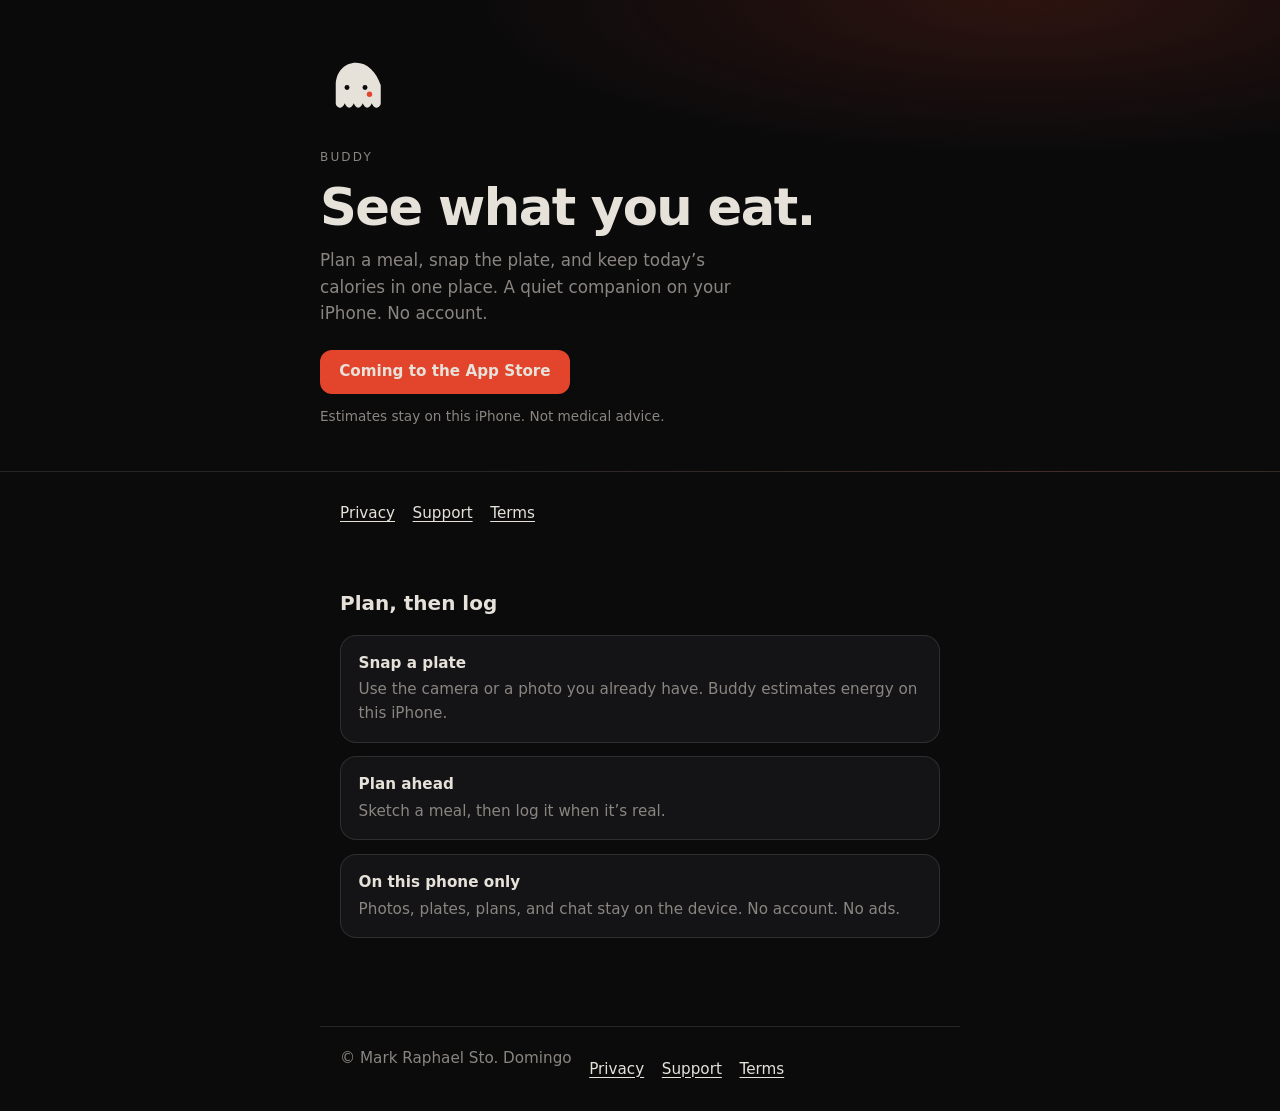
<file: site/index.html>
<!DOCTYPE html>
<html lang="en">
  <head>
    <meta charset="utf-8" />
    <meta name="viewport" content="width=device-width, initial-scale=1" />
    <title>Buddy — See what you eat</title>
    <meta
      name="description"
      content="Buddy is a photo-first calorie companion for iPhone. Plan a meal, snap the plate, and keep today’s energy on your phone. No account."
    />
    <link rel="icon" href="favicon.svg" type="image/svg+xml" />
    <link rel="stylesheet" href="styles.css" />
  </head>
  <body>
    <header class="hero-bleed">
      <div class="hero-inner">
        <svg class="mark" viewBox="0 0 64 64" aria-hidden="true">
          <path
            fill="#E6E2DA"
            d="M32 6c-10 0-18 8-18 20v16c0 2 2 4 4 4 2 0 3-2 4-4 1 2 2 4 4 4s3-2 4-4c1 2 2 4 4 4s3-2 4-4c1 2 2 4 4 4s3-2 4-4c1 2 2 4 4 4 2 0 4-2 4-4V26C50 14 42 6 32 6z"
          />
          <circle cx="24" cy="28" r="2.2" fill="#0B0B0C" />
          <circle cx="40" cy="28" r="2.2" fill="#0B0B0C" />
          <circle cx="44" cy="34" r="2.4" fill="#E2452B" />
        </svg>
        <p class="eyebrow">Buddy</p>
        <h1>See what you eat.</h1>
        <p class="lede">
          Plan a meal, snap the plate, and keep today’s calories in one place.
          A quiet companion on your iPhone. No account.
        </p>
        <p class="cta-row">
          <a class="btn btn-primary" href="#store" id="app-store-link">Coming to the App Store</a>
        </p>
        <p class="cta-note">Estimates stay on this iPhone. Not medical advice.</p>
      </div>
    </header>

    <nav class="site-nav" aria-label="Site">
      <a href="privacy.html">Privacy</a>
      <a href="support.html">Support</a>
      <a href="terms.html">Terms</a>
    </nav>

    <main class="page">
      <section class="proof" aria-labelledby="proof-heading">
        <h2 id="proof-heading">Plan, then log</h2>
        <ul class="proof-list">
          <li>
            <strong>Snap a plate</strong>
            Use the camera or a photo you already have. Buddy estimates energy on this iPhone.
          </li>
          <li>
            <strong>Plan ahead</strong>
            Sketch a meal, then log it when it’s real.
          </li>
          <li>
            <strong>On this phone only</strong>
            Photos, plates, plans, and chat stay on the device. No account. No ads.
          </li>
        </ul>
      </section>
    </main>

    <footer class="site-footer">
      <span>© Mark Raphael Sto. Domingo</span>
      <a href="privacy.html">Privacy</a>
      <a href="support.html">Support</a>
      <a href="terms.html">Terms</a>
    </footer>
  </body>
</html>
</file>
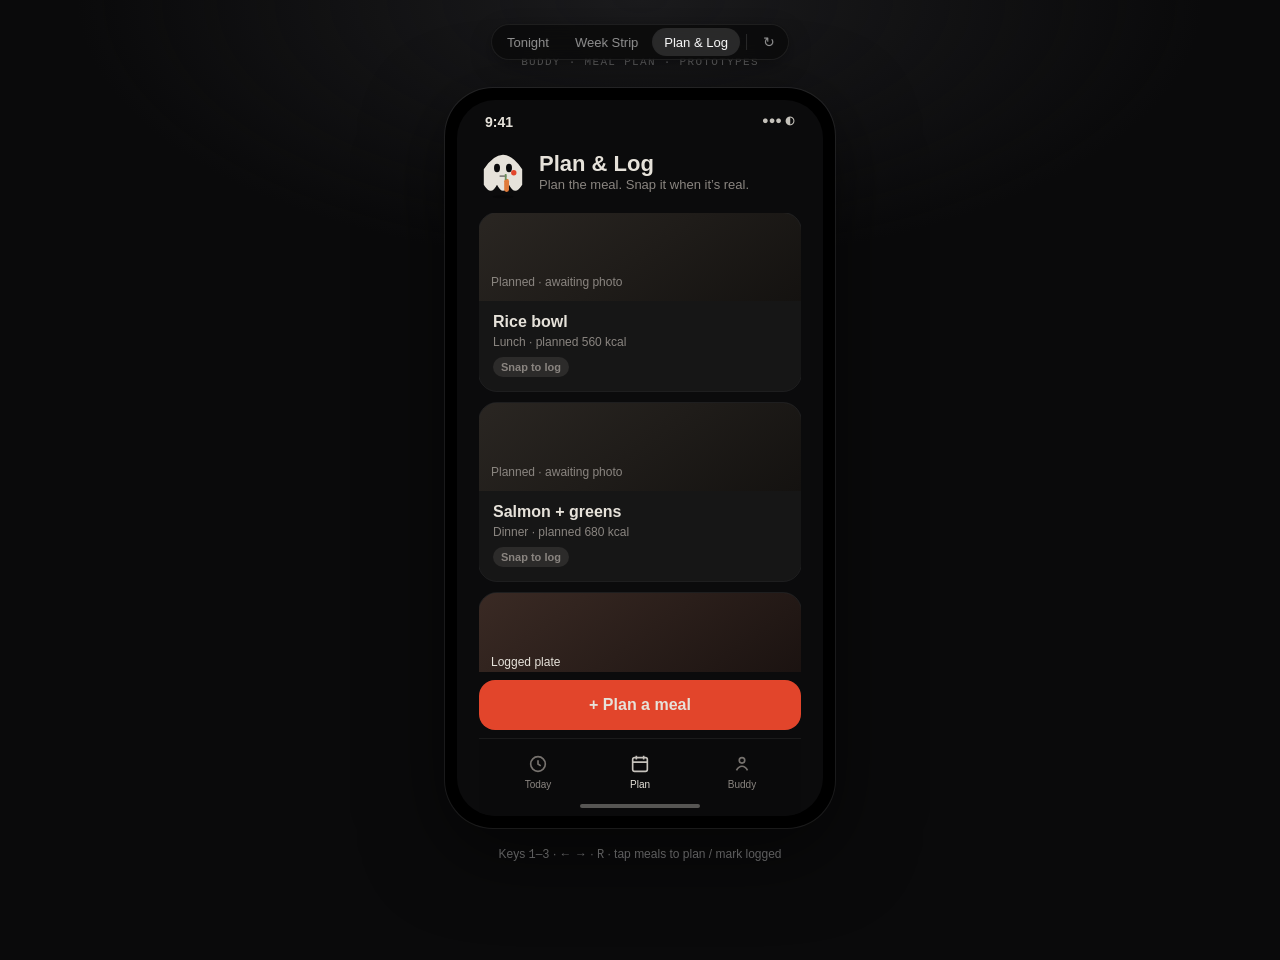
<file: prototypes/meal-plan/index.html>
<!DOCTYPE html>
<html lang="en">
<head>
  <meta charset="UTF-8" />
  <meta name="viewport" content="width=device-width, initial-scale=1" />
  <title>Buddy · Meal plan prototypes</title>
  <style>
    :root {
      --field: #0B0B0C;
      --canvas: #0A0A0B;
      --bone: #E6E2DA;
      --dim: #8A8580;
      --needle: #E2452B;
      --carrot: #E07A3A;
      --leaf: #6B8F5A;
      --ease-out: cubic-bezier(0.23, 1, 0.32, 1);
    }
    * { box-sizing: border-box; margin: 0; padding: 0; }
    html, body {
      min-height: 100%;
      background: #111;
      color: var(--bone);
      font-family: -apple-system, BlinkMacSystemFont, "SF Pro Text", "Segoe UI", sans-serif;
      -webkit-font-smoothing: antialiased;
    }
    button { font: inherit; cursor: pointer; border: 0; background: none; color: inherit; }
    button:active { transform: scale(0.97); }
    @media (prefers-reduced-motion: reduce) {
      .enter, .stagger > * { animation: none !important; opacity: 1 !important; transform: none !important; }
      button:active { transform: none; }
    }
    .enter { animation: enterUp 280ms var(--ease-out) both; }
    .stagger > * {
      opacity: 0; transform: translateY(8px);
      animation: enterUp 280ms var(--ease-out) forwards;
    }
    .stagger > *:nth-child(1) { animation-delay: 0ms; }
    .stagger > *:nth-child(2) { animation-delay: 45ms; }
    .stagger > *:nth-child(3) { animation-delay: 90ms; }
    .stagger > *:nth-child(4) { animation-delay: 135ms; }
    .stagger > *:nth-child(5) { animation-delay: 180ms; }
    @keyframes enterUp { to { opacity: 1; transform: translateY(0); } }

    .studio {
      min-height: 100vh;
      display: flex; flex-direction: column;
      align-items: center; justify-content: center;
      padding: 56px 16px 96px;
      background: radial-gradient(ellipse 80% 50% at 50% 0%, #1a1a1c 0%, transparent 55%), var(--canvas);
    }
    .studio-label {
      font-size: 11px; letter-spacing: 0.12em; text-transform: uppercase;
      color: rgba(255,255,255,0.35); margin-bottom: 20px;
      font-family: ui-monospace, Menlo, monospace;
    }
    .phone {
      width: 390px; max-width: calc(100vw - 32px);
      height: 780px; max-height: calc(100vh - 160px);
      border-radius: 48px; background: #000; padding: 12px;
      box-shadow: 0 0 0 1px rgba(255,255,255,0.08), 0 24px 80px rgba(0,0,0,0.55);
    }
    .phone-screen {
      width: 100%; height: 100%; border-radius: 38px; overflow: hidden;
      background: var(--field); position: relative; display: flex; flex-direction: column;
    }
    .status {
      display: flex; justify-content: space-between;
      padding: 14px 28px 6px; font-size: 14px; font-weight: 600; flex-shrink: 0;
    }
    .home-bar {
      position: absolute; bottom: 8px; left: 50%; transform: translateX(-50%);
      width: 120px; height: 4px; border-radius: 999px; background: rgba(230,226,218,0.35); z-index: 5;
    }
    #stage { flex: 1; min-height: 0; display: flex; flex-direction: column; }
    #stage > .variant { flex: 1; min-height: 0; display: flex; flex-direction: column; }

    .tabbar {
      display: flex; justify-content: space-around;
      padding: 10px 8px 22px;
      border-top: 1px solid rgba(230,226,218,0.08);
      background: rgba(11,11,12,0.92);
      backdrop-filter: blur(16px);
      flex-shrink: 0;
    }
    .tab {
      display: flex; flex-direction: column; align-items: center; gap: 4px;
      font-size: 10px; color: var(--dim); min-width: 64px; padding: 4px;
    }
    .tab[data-on] { color: var(--bone); }
    .tab svg { width: 22px; height: 22px; opacity: 0.85; }

    .cta {
      width: 100%; padding: 16px; border-radius: 16px;
      background: var(--needle); color: var(--bone);
      font-size: 16px; font-weight: 600;
      transition: opacity 150ms ease-out;
    }
    .cta:hover { opacity: 0.92; }
    .cta.secondary {
      background: rgba(230,226,218,0.1);
    }

    /* Tonight */
    .tn { padding: 8px 22px 0; flex: 1; display: flex; flex-direction: column; gap: 14px; min-height: 0; }
    .tn-head { display: flex; align-items: flex-start; gap: 12px; }
    .tn-head h1 { font-size: 26px; font-weight: 600; letter-spacing: -0.02em; }
    .tn-head p { font-size: 14px; color: var(--dim); margin-top: 4px; line-height: 1.35; }
    .budget {
      display: flex; justify-content: space-between; align-items: baseline;
      padding: 12px 14px; border-radius: 14px;
      background: rgba(230,226,218,0.06);
      outline: 1px solid rgba(255,255,255,0.06);
      font-variant-numeric: tabular-nums;
    }
    .budget strong { font-size: 20px; }
    .budget span { font-size: 13px; color: var(--dim); }
    .slots { flex: 1; overflow-y: auto; display: flex; flex-direction: column; gap: 10px; padding-bottom: 8px; scrollbar-width: none; }
    .slots::-webkit-scrollbar { display: none; }
    .slot {
      display: grid; grid-template-columns: 56px 1fr auto; gap: 12px; align-items: center;
      padding: 12px; border-radius: 16px;
      background: rgba(230,226,218,0.05);
      outline: 1px solid rgba(255,255,255,0.07);
      text-align: left; width: 100%;
      transition: transform 160ms var(--ease-out), background 150ms ease-out;
    }
    .slot:active { transform: scale(0.985); }
    .slot.done { outline-color: rgba(226,69,43,0.35); }
    .slot-ico {
      width: 56px; height: 56px; border-radius: 12px;
      display: flex; align-items: center; justify-content: center;
      background: rgba(230,226,218,0.08); font-size: 11px; color: var(--dim); font-weight: 600;
    }
    .slot.done .slot-ico { background: rgba(226,69,43,0.15); color: var(--needle); }
    .slot h3 { font-size: 16px; font-weight: 600; }
    .slot .meta { font-size: 12px; color: var(--dim); margin-top: 3px; }
    .slot .kcal { font-size: 14px; color: var(--dim); font-variant-numeric: tabular-nums; }
    .tn-actions { display: flex; flex-direction: column; gap: 8px; padding-bottom: 8px; }

    /* Week */
    .wk { padding: 8px 18px 0; flex: 1; display: flex; flex-direction: column; min-height: 0; }
    .wk h1 { font-size: 24px; font-weight: 600; letter-spacing: -0.02em; margin-bottom: 4px; }
    .wk .sub { font-size: 13px; color: var(--dim); margin-bottom: 14px; }
    .days {
      display: flex; gap: 6px; overflow-x: auto; padding-bottom: 12px; scrollbar-width: none;
    }
    .days::-webkit-scrollbar { display: none; }
    .day {
      flex: 0 0 48px; height: 64px; border-radius: 14px;
      display: flex; flex-direction: column; align-items: center; justify-content: center; gap: 4px;
      background: rgba(230,226,218,0.05); color: var(--dim); font-size: 11px;
      outline: 1px solid transparent;
    }
    .day strong { font-size: 16px; color: var(--bone); font-weight: 600; }
    .day[data-on] {
      background: rgba(226,69,43,0.15); color: var(--needle);
      outline-color: rgba(226,69,43,0.4);
    }
    .day[data-on] strong { color: var(--bone); }
    .wk-body { flex: 1; overflow-y: auto; scrollbar-width: none; }
    .wk-body::-webkit-scrollbar { display: none; }
    .meal-row {
      display: flex; justify-content: space-between; align-items: center;
      padding: 14px 4px; border-bottom: 1px solid rgba(230,226,218,0.08);
      width: 100%; text-align: left;
    }
    .meal-row .label { font-size: 12px; color: var(--dim); text-transform: uppercase; letter-spacing: 0.05em; }
    .meal-row .name { font-size: 16px; font-weight: 600; margin-top: 4px; }
    .meal-row .empty { font-size: 15px; color: var(--dim); font-style: normal; }
    .dot { width: 8px; height: 8px; border-radius: 50%; background: var(--needle); opacity: 0; }
    .meal-row.filled .dot { opacity: 1; }

    /* Plan & Log */
    .pw { padding: 8px 22px 0; flex: 1; display: flex; flex-direction: column; min-height: 0; }
    .pw-head { display: flex; gap: 12px; align-items: center; margin-bottom: 14px; }
    .pw-head h1 { font-size: 22px; font-weight: 600; }
    .pw-head p { font-size: 13px; color: var(--dim); }
    .plan-card {
      border-radius: 18px; overflow: hidden; margin-bottom: 12px;
      background: rgba(230,226,218,0.05);
      outline: 1px solid rgba(255,255,255,0.08);
      width: 100%; text-align: left;
      transition: transform 160ms var(--ease-out);
    }
    .plan-card:active { transform: scale(0.985); }
    .plan-card .ph {
      height: 88px; display: flex; align-items: flex-end; padding: 12px;
      background: linear-gradient(145deg, #2a2622, #141210);
      font-size: 12px; color: var(--dim);
    }
    .plan-card.watched .ph {
      background: linear-gradient(145deg, #3a2a24, #1a1210);
      color: var(--bone);
    }
    .plan-card .bd { padding: 12px 14px 14px; }
    .plan-card .bd h3 { font-size: 16px; font-weight: 600; }
    .plan-card .bd .meta { font-size: 12px; color: var(--dim); margin-top: 4px; }
    .badge {
      display: inline-block; margin-top: 8px; font-size: 11px; font-weight: 600;
      padding: 4px 8px; border-radius: 999px;
      background: rgba(230,226,218,0.1); color: var(--dim);
    }
    .badge.on { background: rgba(226,69,43,0.15); color: var(--needle); }
    .pw-list { flex: 1; overflow-y: auto; scrollbar-width: none; padding-bottom: 8px; }
    .pw-list::-webkit-scrollbar { display: none; }

    .toast {
      position: absolute; top: 54px; left: 20px; right: 20px; z-index: 30;
      padding: 12px 14px; border-radius: 14px;
      background: rgba(20,20,20,0.92);
      outline: 1px solid rgba(255,255,255,0.1);
      font-size: 14px; display: flex; gap: 10px; align-items: center;
      transform: translateY(-12px); opacity: 0; pointer-events: none;
      transition: transform 280ms var(--ease-out), opacity 280ms var(--ease-out);
    }
    .toast.show { transform: translateY(0); opacity: 1; }

    .hint {
      margin-top: 18px; font-size: 12px; color: rgba(255,255,255,0.35);
      text-align: center; max-width: 440px; line-height: 1.45;
    }

    /* Picker — PICKER.md verbatim, top */
    .proto-picker {
      position: fixed; top: 24px; bottom: auto; left: 50%; transform: translateX(-50%);
      z-index: 2147483647; display: flex; align-items: center; gap: 2px; padding: 4px;
      border-radius: 999px; background: rgba(10, 10, 10, 0.82);
      -webkit-backdrop-filter: blur(12px) saturate(1.4); backdrop-filter: blur(12px) saturate(1.4);
      box-shadow: 0 0 0 1px rgba(255,255,255,0.08) inset, 0 8px 24px rgba(0,0,0,0.24), 0 2px 6px rgba(0,0,0,0.12);
      font-family: -apple-system, BlinkMacSystemFont, "Segoe UI", sans-serif;
      font-size: 13px; line-height: 1; user-select: none;
    }
    .proto-picker-highlight {
      position: absolute; top: 4px; left: 0; height: 28px; border-radius: 999px;
      background: rgba(255,255,255,0.12); will-change: transform;
    }
    .proto-picker[data-ready] .proto-picker-highlight {
      transition: transform 250ms cubic-bezier(0.23, 1, 0.32, 1), width 250ms cubic-bezier(0.23, 1, 0.32, 1);
    }
    @media (prefers-reduced-motion: reduce) {
      .proto-picker[data-ready] .proto-picker-highlight { transition: none; }
    }
    .proto-picker-item {
      position: relative; display: flex; align-items: center; height: 28px; padding: 0 12px;
      border: 0; border-radius: 999px; background: transparent; color: rgba(255,255,255,0.55);
      font: inherit; cursor: pointer; transition: color 150ms ease-out;
    }
    .proto-picker-item:hover { color: rgba(255,255,255,0.85); }
    .proto-picker-item:active { transform: scale(0.97); }
    .proto-picker-item:focus-visible { outline: 2px solid rgba(255,255,255,0.4); outline-offset: 2px; }
    .proto-picker-item[data-active] { color: #fff; }
    .proto-picker-divider { width: 1px; height: 16px; margin: 0 4px; background: rgba(255,255,255,0.12); }
    .proto-picker-replay { padding: 0 10px; font-size: 14px; }
  </style>
</head>
<body>
  <nav class="proto-picker" data-position="top" aria-label="Prototype variants">
    <span class="proto-picker-highlight" aria-hidden="true"></span>
    <button class="proto-picker-item">Tonight</button>
    <button class="proto-picker-item">Week Strip</button>
    <button class="proto-picker-item" data-active aria-current="true">Plan & Log</button>
    <span class="proto-picker-divider" aria-hidden="true"></span>
    <button class="proto-picker-item proto-picker-replay" aria-label="Replay animation (R)">↻</button>
  </nav>

  <div class="studio">
    <div class="studio-label">Buddy · Meal plan · prototypes</div>
    <div class="phone"><div class="phone-screen">
      <div class="status"><span>9:41</span><span style="opacity:.85;font-size:11px">●●● ◐</span></div>
      <div id="stage"></div>
      <div class="home-bar"></div>
    </div></div>
    <p class="hint">Keys <kbd>1</kbd>–<kbd>3</kbd> · ← → · <kbd>R</kbd> · tap meals to plan / mark logged</p>
  </div>

  <script>
    const GHOST = (s = 48) => `<svg width="${s}" height="${s*1.15}" viewBox="0 0 80 92" aria-hidden="true">
      <ellipse cx="40" cy="88" rx="18" ry="3" fill="rgba(0,0,0,0.25)"/>
      <path d="M8 42 Q40 -6 72 42 L72 68 Q60 88 50 68 Q40 88 30 68 Q20 88 8 68 Z" fill="#E6E2DA"/>
      <ellipse cx="30" cy="40" rx="5" ry="7" fill="#0B0B0C"/>
      <ellipse cx="50" cy="40" rx="5" ry="7" fill="#0B0B0C"/>
      <rect x="34" y="52" width="12" height="3" rx="1.5" fill="#0B0B0C" opacity="0.45"/>
      <circle cx="58" cy="48" r="4.5" fill="#E2452B"/>
      <g transform="translate(36 58)">
        <rect x="6" y="0" width="8" height="22" rx="4" fill="#E07A3A"/>
        <rect x="7" y="-8" width="3" height="10" rx="1" fill="#6B8F5A"/>
      </g>
    </svg>`;

    const TAB = (on) => `
      <nav class="tabbar" aria-label="Buddy">
        <div class="tab"><svg viewBox="0 0 24 24" fill="none" stroke="currentColor" stroke-width="1.8"><circle cx="12" cy="12" r="8"/><path d="M12 8v4l3 2"/></svg>Today</div>
        <div class="tab" ${on === 'plan' ? 'data-on' : ''}><svg viewBox="0 0 24 24" fill="none" stroke="currentColor" stroke-width="1.8"><rect x="4" y="5" width="16" height="15" rx="2"/><path d="M8 3v4M16 3v4M4 10h16"/></svg>Plan</div>
        <div class="tab"><svg viewBox="0 0 24 24" fill="none" stroke="currentColor" stroke-width="1.8"><circle cx="12" cy="8" r="3"/><path d="M6 19c1.5-3 4-4.5 6-4.5S16.5 16 18 19"/></svg>Buddy</div>
      </nav>`;

    function toastEl(msg) {
      return `<div class="toast" data-toast>${GHOST(26)}<span>${msg}</span></div>`;
    }
    function showToast(root, ms = 2000) {
      const t = root.querySelector('[data-toast]');
      if (!t) return;
      t.classList.add('show');
      clearTimeout(showToast._t);
      showToast._t = setTimeout(() => t.classList.remove('show'), ms);
    }

    function tonight() {
      const meals = [
        { id: 'b', label: 'Breakfast', name: 'Eggs + toast', kcal: 420 },
        { id: 'l', label: 'Lunch', name: 'Rice bowl', kcal: 560 },
        { id: 'd', label: 'Dinner', name: 'Salmon + greens', kcal: 680 },
        { id: 's', label: 'Snack', name: '— open', kcal: 0, empty: true },
      ];
      return `
        <div class="variant tn">
          <div class="tn-head enter">
            ${GHOST(52)}
            <div>
              <h1>Tonight</h1>
              <p>What’s up, bud? Here’s a day that fits ~2200.</p>
            </div>
          </div>
          <div class="budget enter">
            <div><strong data-planned>1660</strong> <span>planned</span></div>
            <span>540 left for snacks</span>
          </div>
          <div class="slots stagger" data-slots>
            ${meals.map(m => `
              <button type="button" class="slot ${m.empty ? '' : 'done'}" data-id="${m.id}" data-kcal="${m.kcal}" data-empty="${!!m.empty}">
                <div class="slot-ico">${m.label.slice(0,1)}</div>
                <div>
                  <h3 data-name>${m.name}</h3>
                  <div class="meta">${m.label}</div>
                </div>
                <div class="kcal" data-k>${m.empty ? 'tap' : m.kcal}</div>
              </button>`).join('')}
          </div>
          <div class="tn-actions enter">
            <button type="button" class="cta" data-shuffle>Shuffle with Buddy</button>
            <button type="button" class="cta secondary" data-to-watch>Log next plate</button>
          </div>
          ${toastEl('Plan updated.')}
          ${TAB('plan')}
        </div>`;
    }

    function wireTonight(root) {
      const alts = {
        b: [['Eggs + toast', 420], ['Greek yogurt bowl', 380], ['Oatmeal + banana', 350]],
        l: [['Rice bowl', 560], ['Chicken wrap', 520], ['Noodle soup', 480]],
        d: [['Salmon + greens', 680], ['Pasta + side salad', 720], ['Stir-fry tofu', 540]],
        s: [['Apple + peanut butter', 220], ['Oat latte', 180], ['Dark chocolate', 150]],
      };
      let idx = { b: 0, l: 0, d: 0, s: -1 };
      const recalc = () => {
        let sum = 0;
        root.querySelectorAll('.slot').forEach((s) => {
          if (s.dataset.empty === 'true') return;
          sum += parseInt(s.dataset.kcal, 10) || 0;
        });
        const el = root.querySelector('[data-planned]');
        if (el) el.textContent = String(sum);
      };
      root.querySelectorAll('.slot').forEach((slot) => {
        slot.addEventListener('click', () => {
          const id = slot.dataset.id;
          const list = alts[id];
          idx[id] = (idx[id] + 1) % list.length;
          const [name, kcal] = list[idx[id]];
          slot.dataset.empty = 'false';
          slot.dataset.kcal = kcal;
          slot.classList.add('done');
          slot.querySelector('[data-name]').textContent = name;
          slot.querySelector('[data-k]').textContent = kcal;
          recalc();
          const t = root.querySelector('[data-toast] span');
          if (t) t.textContent = `Got it — ${name}.`;
          showToast(root);
        });
      });
      root.querySelector('[data-shuffle]')?.addEventListener('click', () => {
        root.querySelectorAll('.slot').forEach((slot) => slot.click());
        const t = root.querySelector('[data-toast] span');
        if (t) t.textContent = 'Shuffled. Still with you.';
        showToast(root);
      });
      root.querySelector('[data-to-watch]')?.addEventListener('click', () => {
        const t = root.querySelector('[data-toast] span');
        if (t) t.textContent = 'Open Today → Log plate (prototype).';
        showToast(root);
      });
    }

    function weekStrip() {
      const days = ['M','T','W','T','F','S','S'];
      const dates = [22,23,24,25,26,27,28];
      const plans = {
        0: { b: 'Oats', l: 'Rice bowl', d: '' },
        1: { b: 'Eggs', l: 'Salad', d: 'Salmon' },
        2: { b: '', l: 'Wrap', d: 'Pasta' },
        3: { b: 'Yogurt', l: '', d: '' },
        4: { b: 'Toast', l: 'Bowl', d: 'Stir-fry' },
        5: { b: '', l: '', d: 'Pizza night' },
        6: { b: 'Brunch', l: '', d: 'Soup' },
      };
      return `
        <div class="variant wk">
          <div class="enter">
            <h1>Week</h1>
            <p class="sub">Tap a day · fill slots · Buddy keeps the energy budget honest.</p>
          </div>
          <div class="days stagger" data-days>
            ${days.map((d,i) => `
              <button type="button" class="day" data-i="${i}" ${i===1?'data-on':''}>
                ${d}<strong>${dates[i]}</strong>
              </button>`).join('')}
          </div>
          <div class="wk-body enter" data-body></div>
          <div style="padding:10px 0 8px" class="enter">
            <button type="button" class="cta" data-fill>Ask Buddy to fill empty slots</button>
          </div>
          ${toastEl('Day updated.')}
          ${TAB('plan')}
        </div>`;
    }

    function wireWeek(root) {
      const plans = {
        0: { b: 'Oats', l: 'Rice bowl', d: '' },
        1: { b: 'Eggs', l: 'Salad', d: 'Salmon' },
        2: { b: '', l: 'Wrap', d: 'Pasta' },
        3: { b: 'Yogurt', l: '', d: '' },
        4: { b: 'Toast', l: 'Bowl', d: 'Stir-fry' },
        5: { b: '', l: '', d: 'Pizza night' },
        6: { b: 'Brunch', l: '', d: 'Soup' },
      };
      let cur = 1;
      const body = root.querySelector('[data-body]');
      const render = () => {
        const p = plans[cur];
        const row = (key, label) => {
          const name = p[key];
          const filled = !!name;
          return `<button type="button" class="meal-row ${filled?'filled':''}" data-slot="${key}">
            <div>
              <div class="label">${label}</div>
              <div class="${filled?'name':'empty'}">${filled?name:'Add meal'}</div>
            </div>
            <div class="dot"></div>
          </button>`;
        };
        body.innerHTML = row('b','Breakfast') + row('l','Lunch') + row('d','Dinner');
        body.querySelectorAll('.meal-row').forEach((el) => {
          el.addEventListener('click', () => {
            const key = el.dataset.slot;
            const ideas = { b: ['Eggs','Oats','Yogurt','Toast'], l: ['Salad','Rice bowl','Wrap','Soup'], d: ['Salmon','Pasta','Stir-fry','Pizza night'] };
            const list = ideas[key];
            const next = list[(list.indexOf(plans[cur][key]) + 1 + list.length) % list.length] || list[0];
            plans[cur][key] = plans[cur][key] === next ? '' : (plans[cur][key] ? next : list[0]);
            if (!plans[cur][key]) plans[cur][key] = list[0];
            else {
              const i = list.indexOf(plans[cur][key]);
              plans[cur][key] = list[(i + 1) % list.length];
            }
            render();
            showToast(root);
          });
        });
      };
      root.querySelectorAll('.day').forEach((d) => {
        d.addEventListener('click', () => {
          cur = +d.dataset.i;
          root.querySelectorAll('.day').forEach((x) => x.toggleAttribute('data-on', x === d));
          render();
        });
      });
      root.querySelector('[data-fill]')?.addEventListener('click', () => {
        const p = plans[cur];
        if (!p.b) p.b = 'Eggs';
        if (!p.l) p.l = 'Rice bowl';
        if (!p.d) p.d = 'Salmon';
        render();
        const t = root.querySelector('[data-toast] span');
        if (t) t.textContent = 'Filled empties. What’s up, bud?';
        showToast(root);
      });
      render();
    }

    function planWatch() {
      const items = [
        { name: 'Rice bowl', when: 'Lunch · planned 560 kcal', watched: false },
        { name: 'Salmon + greens', when: 'Dinner · planned 680 kcal', watched: false },
        { name: 'Oat latte', when: 'Snack · planned 180 kcal', watched: true },
      ];
      return `
        <div class="variant pw">
          <div class="pw-head enter">
            ${GHOST(48)}
            <div>
              <h1>Plan & Log</h1>
              <p>Plan the meal. Snap it when it’s real.</p>
            </div>
          </div>
          <div class="pw-list stagger" data-list>
            ${items.map((it,i) => `
              <button type="button" class="plan-card ${it.watched?'watched':''}" data-i="${i}">
                <div class="ph">${it.watched ? 'Logged plate' : 'Planned · awaiting photo'}</div>
                <div class="bd">
                  <h3>${it.name}</h3>
                  <div class="meta">${it.when}</div>
                  <span class="badge ${it.watched?'on':''}">${it.watched?'Logged':'Snap to log'}</span>
                </div>
              </button>`).join('')}
          </div>
          <div style="padding:8px 0" class="enter">
            <button type="button" class="cta" data-add>+ Plan a meal</button>
          </div>
          ${toastEl('Logged — XP incoming.')}
          ${TAB('plan')}
        </div>`;
    }

    function wirePlanWatch(root) {
      const state = [
        { name: 'Rice bowl', when: 'Lunch · planned 560 kcal', watched: false },
        { name: 'Salmon + greens', when: 'Dinner · planned 680 kcal', watched: false },
        { name: 'Oat latte', when: 'Snack · planned 180 kcal', watched: true },
      ];
      const list = root.querySelector('[data-list]');
      const paint = () => {
        list.innerHTML = state.map((it,i) => `
          <button type="button" class="plan-card ${it.watched?'watched':''}" data-i="${i}">
            <div class="ph">${it.watched ? 'Logged plate' : 'Planned · awaiting photo'}</div>
            <div class="bd">
              <h3>${it.name}</h3>
              <div class="meta">${it.when}</div>
              <span class="badge ${it.watched?'on':''}">${it.watched?'Logged':'Snap to log'}</span>
            </div>
          </button>`).join('');
        list.querySelectorAll('.plan-card').forEach((card) => {
          card.addEventListener('click', () => {
            const i = +card.dataset.i;
            state[i].watched = !state[i].watched;
            paint();
            const t = root.querySelector('[data-toast] span');
            if (t) t.textContent = state[i].watched ? `Logged ${state[i].name}.` : 'Back to planned.';
            showToast(root);
          });
        });
      };
      root.querySelector('[data-add]')?.addEventListener('click', () => {
        state.unshift({ name: 'New plate', when: 'Snack · planned 200 kcal', watched: false });
        paint();
        const t = root.querySelector('[data-toast] span');
        if (t) t.textContent = 'Added. Snap it when it’s real.';
        showToast(root);
      });
      paint();
    }

    const variants = [tonight, weekStrip, planWatch];
    const wirers = [wireTonight, wireWeek, wirePlanWatch];

    const stage = document.getElementById('stage');
    const picker = document.querySelector('.proto-picker');
    const highlight = picker.querySelector('.proto-picker-highlight');
    const items = [...picker.querySelectorAll('.proto-picker-item:not(.proto-picker-replay)')];
    const replay = picker.querySelector('.proto-picker-replay');
    let current = 0;

    function moveHighlight() {
      const el = items[current];
      highlight.style.width = el.offsetWidth + 'px';
      highlight.style.transform = `translateX(${el.offsetLeft}px)`;
    }
    function mount(i) {
      stage.innerHTML = '';
      requestAnimationFrame(() => {
        stage.innerHTML = variants[i]();
        wirers[i](stage.querySelector('.variant'));
      });
    }
    function setActive(i) {
      if (i < 0 || i >= variants.length) return;
      current = i;
      items.forEach((el, j) => {
        el.toggleAttribute('data-active', j === i);
        if (j === i) el.setAttribute('aria-current', 'true');
        else el.removeAttribute('aria-current');
      });
      moveHighlight();
      const url = new URL(location);
      url.searchParams.set('v', i + 1);
      history.replaceState(null, '', url);
      mount(i);
    }
    items.forEach((el, i) => el.addEventListener('click', () => setActive(i)));
    replay?.addEventListener('click', () => mount(current));
    window.addEventListener('resize', moveHighlight);
    document.addEventListener('keydown', (e) => {
      if (/^(INPUT|TEXTAREA|SELECT)$/.test(e.target.tagName) || e.target.isContentEditable) return;
      if (e.metaKey || e.ctrlKey || e.altKey) return;
      const num = parseInt(e.key, 10);
      if (num >= 1 && num <= variants.length) setActive(num - 1);
      else if (e.key === 'ArrowRight') setActive((current + 1) % variants.length);
      else if (e.key === 'ArrowLeft') setActive((current - 1 + variants.length) % variants.length);
      else if (e.key === 'r' || e.key === 'R') mount(current);
    });
    setActive((parseInt(new URLSearchParams(location.search).get('v'), 10) || 3) - 1);
    requestAnimationFrame(() => requestAnimationFrame(() => picker.setAttribute('data-ready', '')));
  </script>
</body>
</html>
</file>
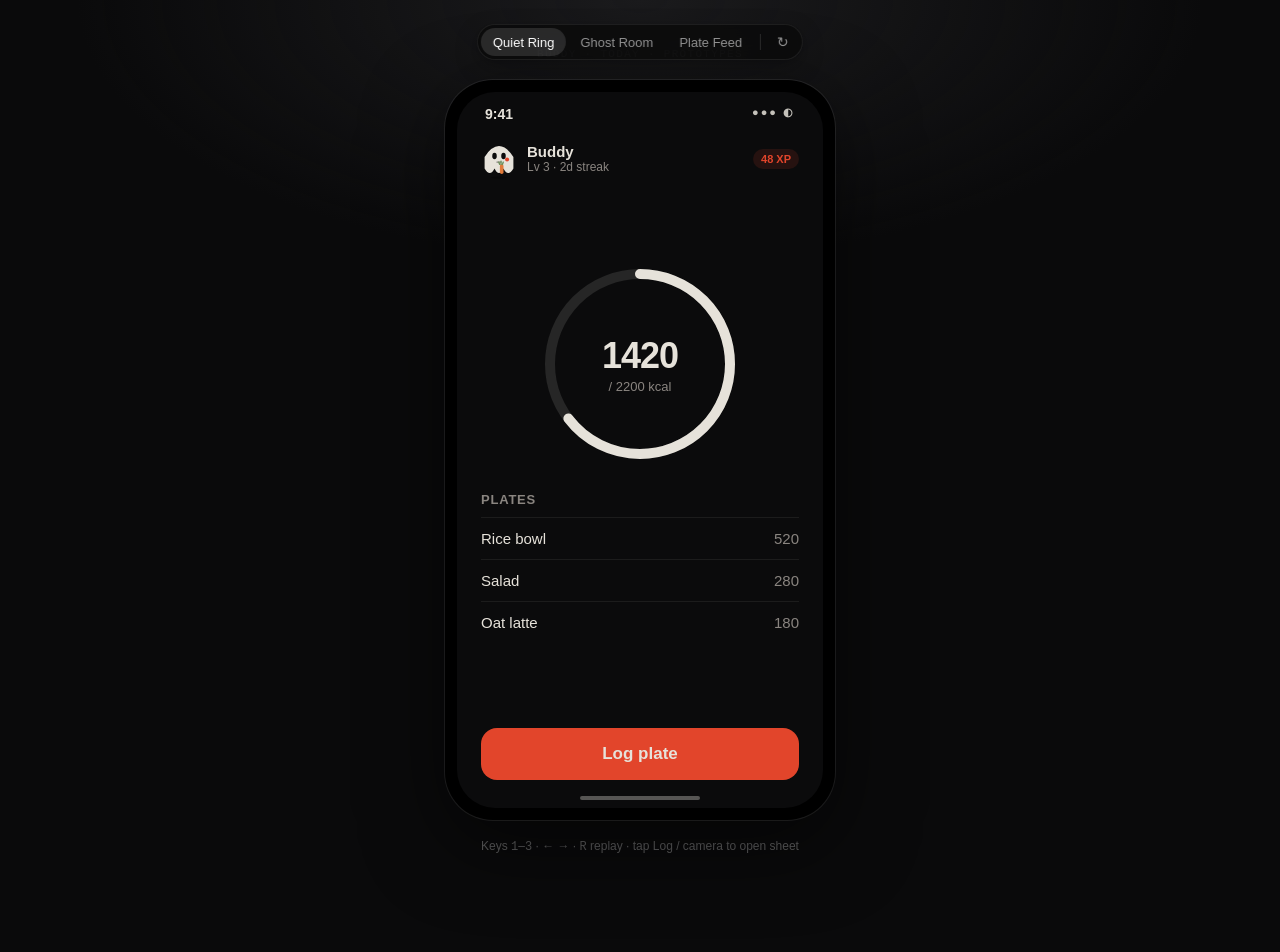
<file: prototypes/today/index.html>
<!DOCTYPE html>
<html lang="en">
<head>
  <meta charset="UTF-8" />
  <meta name="viewport" content="width=device-width, initial-scale=1" />
  <title>Buddy · Today prototypes</title>
  <style>
    :root {
      --field: #0B0B0C;
      --canvas: #0A0A0B;
      --bone: #E6E2DA;
      --dim: #8A8580;
      --needle: #E2452B;
      --carrot: #E07A3A;
      --leaf: #6B8F5A;
      --ease-out: cubic-bezier(0.23, 1, 0.32, 1);
    }

    * { box-sizing: border-box; margin: 0; padding: 0; }
    html, body {
      min-height: 100%;
      background: #111;
      color: var(--bone);
      font-family: -apple-system, BlinkMacSystemFont, "SF Pro Text", "Segoe UI", sans-serif;
      -webkit-font-smoothing: antialiased;
    }

    .studio {
      min-height: 100vh;
      display: flex;
      flex-direction: column;
      align-items: center;
      justify-content: center;
      padding: 48px 16px 96px;
      background:
        radial-gradient(ellipse 80% 50% at 50% 0%, #1a1a1c 0%, transparent 55%),
        var(--canvas);
    }

    .studio-label {
      font-size: 11px;
      letter-spacing: 0.12em;
      text-transform: uppercase;
      color: rgba(255,255,255,0.35);
      margin-bottom: 20px;
      font-family: ui-monospace, SFMono-Regular, Menlo, monospace;
    }

    /* iPhone frame */
    .phone {
      width: 390px;
      max-width: calc(100vw - 32px);
      height: 780px;
      max-height: calc(100vh - 160px);
      border-radius: 48px;
      background: #000;
      padding: 12px;
      box-shadow:
        0 0 0 1px rgba(255,255,255,0.08),
        0 24px 80px rgba(0,0,0,0.55);
      position: relative;
    }
    .phone-screen {
      width: 100%;
      height: 100%;
      border-radius: 38px;
      overflow: hidden;
      background: var(--field);
      position: relative;
      display: flex;
      flex-direction: column;
    }
    .status {
      display: flex;
      justify-content: space-between;
      padding: 14px 28px 8px;
      font-size: 14px;
      font-weight: 600;
      color: var(--bone);
      flex-shrink: 0;
    }
    .status-icons { opacity: 0.85; letter-spacing: 2px; font-size: 11px; }
    .home-bar {
      position: absolute;
      bottom: 8px;
      left: 50%;
      transform: translateX(-50%);
      width: 120px;
      height: 4px;
      border-radius: 999px;
      background: rgba(230,226,218,0.35);
      z-index: 5;
    }

    #stage { flex: 1; min-height: 0; display: flex; flex-direction: column; }
    #stage > .variant { flex: 1; min-height: 0; display: flex; flex-direction: column; }

    button { font: inherit; cursor: pointer; border: 0; background: none; color: inherit; }
    button:active { transform: scale(0.97); }
    @media (prefers-reduced-motion: reduce) {
      .enter, .stagger > * { animation: none !important; opacity: 1 !important; transform: none !important; }
      button:active { transform: none; }
    }

    .enter {
      animation: enterUp 280ms var(--ease-out) both;
    }
    .stagger > *:nth-child(1) { animation-delay: 0ms; }
    .stagger > *:nth-child(2) { animation-delay: 50ms; }
    .stagger > *:nth-child(3) { animation-delay: 100ms; }
    .stagger > *:nth-child(4) { animation-delay: 150ms; }
    .stagger > * {
      opacity: 0;
      transform: translateY(8px);
      animation: enterUp 280ms var(--ease-out) forwards;
    }
    @keyframes enterUp {
      to { opacity: 1; transform: translateY(0); }
    }

    /* Shared ghost SVG */
    .ghost {
      display: inline-block;
      vertical-align: middle;
    }

    /* ——— Quiet Ring ——— */
    .qr { padding: 8px 24px 28px; flex: 1; display: flex; flex-direction: column; gap: 20px; }
    .qr-top { display: flex; justify-content: space-between; align-items: center; }
    .qr-top .meta { font-size: 12px; color: var(--dim); }
    .qr-chips { display: flex; gap: 8px; }
    .chip {
      font-size: 11px;
      font-weight: 600;
      color: var(--needle);
      padding: 4px 8px;
      border-radius: 999px;
      background: rgba(226,69,43,0.12);
    }
    .qr-ring-wrap {
      flex: 1;
      display: flex;
      flex-direction: column;
      align-items: center;
      justify-content: center;
      gap: 28px;
    }
    .ring {
      width: 200px;
      height: 200px;
      position: relative;
    }
    .ring svg { width: 100%; height: 100%; transform: rotate(-90deg); }
    .ring-track { fill: none; stroke: rgba(230,226,218,0.12); stroke-width: 10; }
    .ring-fill {
      fill: none;
      stroke: var(--bone);
      stroke-width: 10;
      stroke-linecap: round;
      stroke-dasharray: 565;
      stroke-dashoffset: 200;
      transition: stroke-dashoffset 400ms var(--ease-out);
    }
    .ring-fill.over { stroke: var(--needle); }
    .ring-center {
      position: absolute;
      inset: 0;
      display: flex;
      flex-direction: column;
      align-items: center;
      justify-content: center;
      transform: rotate(0);
    }
    .ring-center .kcal {
      font-size: 36px;
      font-weight: 600;
      font-variant-numeric: tabular-nums;
      letter-spacing: -0.03em;
    }
    .ring-center .of { font-size: 13px; color: var(--dim); margin-top: 2px; }
    .qr-plates { width: 100%; }
    .qr-plates h3 {
      font-size: 13px;
      font-weight: 600;
      color: var(--dim);
      margin-bottom: 10px;
      text-transform: uppercase;
      letter-spacing: 0.06em;
    }
    .qr-row {
      display: flex;
      justify-content: space-between;
      padding: 12px 0;
      border-top: 1px solid rgba(230,226,218,0.08);
      font-size: 15px;
    }
    .qr-row .c { color: var(--dim); font-variant-numeric: tabular-nums; }
    .cta {
      width: 100%;
      padding: 16px;
      border-radius: 16px;
      background: var(--needle);
      color: var(--bone);
      font-size: 17px;
      font-weight: 600;
      transition: transform 100ms ease-out, opacity 150ms ease-out;
    }
    .cta:hover { opacity: 0.92; }

    /* ——— Ghost Room ——— */
    .gr {
      padding: 4px 24px 28px;
      flex: 1;
      display: flex;
      flex-direction: column;
    }
    .gr-hero {
      flex: 1;
      display: flex;
      flex-direction: column;
      align-items: center;
      justify-content: center;
      text-align: center;
      gap: 12px;
      padding-bottom: 8px;
    }
    .gr-ghost-wrap {
      width: 140px;
      height: 150px;
      position: relative;
      margin-bottom: 8px;
    }
    .gr-ghost-wrap .float {
      transform-origin: bottom center;
      animation: ghostIdle 2.9s ease-in-out infinite;
    }
    @keyframes ghostIdle {
      0%, 100% { transform: translate(0, 0) rotate(-1.2deg) scale(1.01, 0.985); }
      35% { transform: translate(2px, -8px) rotate(1.6deg) scale(0.99, 1.02); }
      70% { transform: translate(-2px, -4px) rotate(-0.8deg) scale(1.005, 1.01); }
    }
    @media (prefers-reduced-motion: reduce) {
      .gr-ghost-wrap .float { animation: none; }
    }
    .gr-hello {
      font-size: 28px;
      font-weight: 600;
      letter-spacing: -0.02em;
    }
    .gr-bubble {
      max-width: 280px;
      padding: 12px 16px;
      border-radius: 18px;
      background: rgba(230,226,218,0.08);
      font-size: 15px;
      line-height: 1.35;
      color: var(--bone);
      outline: 1px solid rgba(255,255,255,0.06);
    }
    .gr-bar {
      width: 100%;
      margin: 16px 0 8px;
    }
    .gr-bar-label {
      display: flex;
      justify-content: space-between;
      font-size: 12px;
      color: var(--dim);
      margin-bottom: 6px;
      font-variant-numeric: tabular-nums;
    }
    .gr-bar-track {
      height: 6px;
      border-radius: 999px;
      background: rgba(230,226,218,0.12);
      overflow: hidden;
    }
    .gr-bar-fill {
      height: 100%;
      width: 64%;
      border-radius: 999px;
      background: var(--bone);
      transition: width 400ms var(--ease-out);
    }
    .gr-strip {
      display: flex;
      gap: 10px;
      overflow-x: auto;
      padding: 12px 0 16px;
      scrollbar-width: none;
    }
    .gr-strip::-webkit-scrollbar { display: none; }
    .gr-thumb {
      flex: 0 0 72px;
      height: 72px;
      border-radius: 12px;
      background: rgba(230,226,218,0.08);
      outline: 1px solid rgba(255,255,255,0.1);
      display: flex;
      align-items: flex-end;
      padding: 6px;
      font-size: 10px;
      color: var(--dim);
      background-size: cover;
      background-position: center;
    }
    .gr-thumb.t1 { background-image: linear-gradient(135deg, #3a3228, #1a1814); }
    .gr-thumb.t2 { background-image: linear-gradient(135deg, #2a3a28, #141814); }
    .gr-thumb.t3 { background-image: linear-gradient(135deg, #3a2a22, #181412); }

    /* ——— Plate Feed ——— */
    .pf { padding: 4px 20px 28px; flex: 1; display: flex; flex-direction: column; min-height: 0; }
    .pf-head {
      display: flex;
      align-items: center;
      gap: 12px;
      padding-bottom: 12px;
    }
    .pf-head h1 { font-size: 22px; font-weight: 600; letter-spacing: -0.02em; }
    .pf-head .sub { font-size: 13px; color: var(--dim); font-variant-numeric: tabular-nums; }
    .pf-feed {
      flex: 1;
      overflow-y: auto;
      display: flex;
      flex-direction: column;
      gap: 12px;
      padding-bottom: 72px;
      scrollbar-width: none;
    }
    .pf-feed::-webkit-scrollbar { display: none; }
    .pf-card {
      border-radius: 18px;
      overflow: hidden;
      background: rgba(230,226,218,0.05);
      outline: 1px solid rgba(255,255,255,0.08);
      transition: transform 160ms var(--ease-out);
    }
    .pf-card:active { transform: scale(0.985); }
    .pf-photo {
      height: 140px;
      background-size: cover;
      background-position: center;
    }
    .pf-photo.p1 { background-image: linear-gradient(160deg, #4a3c30 0%, #1c1814 100%); }
    .pf-photo.p2 { background-image: linear-gradient(160deg, #3a4a32 0%, #141814 100%); }
    .pf-photo.p3 { background-image: linear-gradient(160deg, #4a3830 0%, #181412 100%); }
    .pf-body { padding: 12px 14px 14px; }
    .pf-body .title { font-size: 16px; font-weight: 600; }
    .pf-body .kcal { font-size: 13px; color: var(--dim); margin-top: 2px; font-variant-numeric: tabular-nums; }
    .pf-body .line { font-size: 13px; color: var(--dim); margin-top: 6px; line-height: 1.35; }
    .pf-fab {
      position: absolute;
      bottom: 28px;
      left: 50%;
      transform: translateX(-50%);
      width: 64px;
      height: 64px;
      border-radius: 50%;
      background: var(--needle);
      color: var(--bone);
      display: flex;
      align-items: center;
      justify-content: center;
      box-shadow: 0 8px 24px rgba(226,69,43,0.35);
      transition: transform 100ms ease-out;
      z-index: 4;
    }
    .pf-fab:active { transform: translateX(-50%) scale(0.96); }
    .pf-fab svg { width: 26px; height: 26px; }

    /* Sheet overlay */
    .sheet-scrim {
      position: absolute;
      inset: 0;
      background: rgba(0,0,0,0.55);
      z-index: 20;
      opacity: 0;
      pointer-events: none;
      transition: opacity 200ms var(--ease-out);
    }
    .sheet-scrim.open { opacity: 1; pointer-events: auto; }
    .sheet {
      position: absolute;
      left: 0; right: 0; bottom: 0;
      z-index: 21;
      background: #141414;
      border-radius: 24px 24px 0 0;
      padding: 12px 20px 36px;
      transform: translateY(105%);
      transition: transform 320ms cubic-bezier(0.32, 0.72, 0, 1);
      outline: 1px solid rgba(255,255,255,0.08);
    }
    .sheet.open { transform: translateY(0); }
    @media (prefers-reduced-motion: reduce) {
      .sheet { transition: opacity 200ms ease; transform: none; opacity: 0; }
      .sheet.open { opacity: 1; }
    }
    .sheet-handle {
      width: 36px; height: 4px; border-radius: 999px;
      background: rgba(255,255,255,0.2);
      margin: 4px auto 16px;
    }
    .sheet h2 { font-size: 20px; font-weight: 600; margin-bottom: 8px; }
    .sheet p { font-size: 14px; color: var(--dim); margin-bottom: 16px; line-height: 1.4; }
    .sheet .preview {
      height: 120px; border-radius: 16px;
      background: linear-gradient(145deg, #3a3228, #1a1612);
      outline: 1px solid rgba(255,255,255,0.1);
      margin-bottom: 16px;
      display: flex; align-items: center; justify-content: center;
      color: var(--dim); font-size: 13px;
    }
    .sheet-actions { display: flex; gap: 10px; }
    .sheet-actions .cta { flex: 1; }
    .sheet-actions .ghost-btn {
      flex: 0 0 auto;
      padding: 16px 18px;
      border-radius: 16px;
      background: rgba(230,226,218,0.08);
      color: var(--bone);
      font-weight: 600;
    }

    /* Toast */
    .toast {
      position: absolute;
      top: 54px;
      left: 20px; right: 20px;
      z-index: 30;
      padding: 12px 14px;
      border-radius: 14px;
      background: rgba(20,20,20,0.92);
      outline: 1px solid rgba(255,255,255,0.1);
      font-size: 14px;
      display: flex; gap: 10px; align-items: center;
      transform: translateY(-12px);
      opacity: 0;
      pointer-events: none;
      transition: transform 280ms var(--ease-out), opacity 280ms var(--ease-out);
    }
    .toast.show { transform: translateY(0); opacity: 1; }

    /* Picker — verbatim from PICKER.md */
    .proto-picker {
      position: fixed;
      bottom: auto;
      top: 24px;
      left: 50%;
      transform: translateX(-50%);
      z-index: 2147483647;
      display: flex;
      align-items: center;
      gap: 2px;
      padding: 4px;
      border-radius: 999px;
      background: rgba(10, 10, 10, 0.82);
      -webkit-backdrop-filter: blur(12px) saturate(1.4);
      backdrop-filter: blur(12px) saturate(1.4);
      box-shadow:
        0 0 0 1px rgba(255, 255, 255, 0.08) inset,
        0 8px 24px rgba(0, 0, 0, 0.24),
        0 2px 6px rgba(0, 0, 0, 0.12);
      font-family: -apple-system, BlinkMacSystemFont, "Segoe UI", sans-serif;
      font-size: 13px;
      line-height: 1;
      -webkit-font-smoothing: antialiased;
      user-select: none;
      -webkit-user-select: none;
    }
    .proto-picker-highlight {
      position: absolute;
      top: 4px;
      left: 0;
      height: 28px;
      border-radius: 999px;
      background: rgba(255, 255, 255, 0.12);
      will-change: transform;
    }
    .proto-picker[data-ready] .proto-picker-highlight {
      transition:
        transform 250ms cubic-bezier(0.23, 1, 0.32, 1),
        width 250ms cubic-bezier(0.23, 1, 0.32, 1);
    }
    @media (prefers-reduced-motion: reduce) {
      .proto-picker[data-ready] .proto-picker-highlight { transition: none; }
    }
    .proto-picker-item {
      position: relative;
      display: flex;
      align-items: center;
      height: 28px;
      padding: 0 12px;
      border: 0;
      border-radius: 999px;
      background: transparent;
      color: rgba(255, 255, 255, 0.55);
      font: inherit;
      cursor: pointer;
      transition: color 150ms ease-out;
    }
    .proto-picker-item:hover { color: rgba(255, 255, 255, 0.85); }
    .proto-picker-item:active { transform: scale(0.97); }
    .proto-picker-item:focus-visible {
      outline: 2px solid rgba(255, 255, 255, 0.4);
      outline-offset: 2px;
    }
    .proto-picker-item[data-active] { color: #fff; }
    .proto-picker-divider {
      width: 1px;
      height: 16px;
      margin: 0 4px;
      background: rgba(255, 255, 255, 0.12);
    }
    .proto-picker-replay { padding: 0 10px; font-size: 14px; }

    .hint {
      margin-top: 18px;
      font-size: 12px;
      color: rgba(255,255,255,0.35);
      text-align: center;
      max-width: 420px;
      line-height: 1.45;
    }
  </style>
</head>
<body>
  <nav class="proto-picker" data-position="top" aria-label="Prototype variants">
    <span class="proto-picker-highlight" aria-hidden="true"></span>
    <button class="proto-picker-item" data-active aria-current="true">Quiet Ring</button>
    <button class="proto-picker-item">Ghost Room</button>
    <button class="proto-picker-item">Plate Feed</button>
    <span class="proto-picker-divider" aria-hidden="true"></span>
    <button class="proto-picker-item proto-picker-replay" aria-label="Replay animation (R)">↻</button>
  </nav>

  <div class="studio">
    <div class="studio-label">Buddy · Today · prototypes</div>
    <div class="phone">
      <div class="phone-screen">
        <div class="status"><span>9:41</span><span class="status-icons">●●● ◐</span></div>
        <div id="stage"></div>
        <div class="home-bar" aria-hidden="true"></div>
      </div>
    </div>
    <p class="hint">Keys <kbd>1</kbd>–<kbd>3</kbd> · ← → · <kbd>R</kbd> replay · tap Log / camera to open sheet</p>
  </div>

  <script>
    const GHOST = (size = 64) => `
      <svg class="ghost" width="${size}" height="${size * 1.15}" viewBox="0 0 80 92" aria-hidden="true">
        <ellipse cx="40" cy="88" rx="18" ry="3" fill="rgba(0,0,0,0.25)"/>
        <path d="M8 42 Q40 -6 72 42 L72 68 Q60 88 50 68 Q40 88 30 68 Q20 88 8 68 Z" fill="#E6E2DA"/>
        <ellipse cx="30" cy="40" rx="5" ry="7" fill="#0B0B0C"/>
        <ellipse cx="50" cy="40" rx="5" ry="7" fill="#0B0B0C"/>
        <rect x="34" y="52" width="12" height="3" rx="1.5" fill="#0B0B0C" opacity="0.45"/>
        <circle cx="58" cy="48" r="4.5" fill="#E2452B"/>
        <g transform="translate(36 58)">
          <rect x="6" y="0" width="8" height="22" rx="4" fill="#E07A3A"/>
          <rect x="7" y="-8" width="3" height="10" rx="1" fill="#6B8F5A"/>
          <rect x="11" y="-6" width="3" height="8" rx="1" fill="#6B8F5A" transform="rotate(20 12.5 -2)"/>
          <rect x="3" y="-6" width="3" height="8" rx="1" fill="#6B8F5A" transform="rotate(-20 4.5 -2)"/>
        </g>
      </svg>`;

    const CAM = `<svg viewBox="0 0 24 24" fill="none" stroke="currentColor" stroke-width="2" stroke-linecap="round"><path d="M4 8h3l2-2h6l2 2h3v11H4V8z"/><circle cx="12" cy="13" r="3.5"/></svg>`;

    function sheetHTML(line) {
      return `
        <div class="sheet-scrim" data-scrim></div>
        <div class="sheet" data-sheet role="dialog" aria-label="Log plate">
          <div class="sheet-handle"></div>
          <h2>Log plate</h2>
          <p>${line}</p>
          <div class="preview">Plate photo · on-device estimate</div>
          <div class="sheet-actions">
            <button type="button" class="ghost-btn" data-close>Close</button>
            <button type="button" class="cta" data-log>Log · +15 XP</button>
          </div>
        </div>
        <div class="toast" data-toast>${GHOST(28)} <span>Logged. What’s up, bud?</span></div>
      `;
    }

    function wireSheet(root) {
      const scrim = root.querySelector('[data-scrim]');
      const sheet = root.querySelector('[data-sheet]');
      const toast = root.querySelector('[data-toast]');
      const openers = root.querySelectorAll('[data-open-watch]');
      const close = () => {
        scrim.classList.remove('open');
        sheet.classList.remove('open');
      };
      const open = () => {
        scrim.classList.add('open');
        sheet.classList.add('open');
      };
      openers.forEach((el) => el.addEventListener('click', open));
      scrim.addEventListener('click', close);
      root.querySelector('[data-close]')?.addEventListener('click', close);
      root.querySelector('[data-log]')?.addEventListener('click', () => {
        close();
        toast.classList.add('show');
        setTimeout(() => toast.classList.remove('show'), 2200);
      });
    }

    function quietRing() {
      return `
        <div class="variant qr">
          <div class="qr-top enter">
            <div style="display:flex;align-items:center;gap:10px">
              ${GHOST(36)}
              <div>
                <div style="font-weight:600;font-size:15px">Buddy</div>
                <div class="meta">Lv 3 · 2d streak</div>
              </div>
            </div>
            <div class="qr-chips"><span class="chip">48 XP</span></div>
          </div>
          <div class="qr-ring-wrap stagger">
            <div class="ring">
              <svg viewBox="0 0 200 200">
                <circle class="ring-track" cx="100" cy="100" r="90"/>
                <circle class="ring-fill" cx="100" cy="100" r="90"/>
              </svg>
              <div class="ring-center">
                <div class="kcal">1420</div>
                <div class="of">/ 2200 kcal</div>
              </div>
            </div>
            <div class="qr-plates" style="width:100%">
              <h3>Plates</h3>
              <div class="qr-row"><span>Rice bowl</span><span class="c">520</span></div>
              <div class="qr-row"><span>Salad</span><span class="c">280</span></div>
              <div class="qr-row"><span>Oat latte</span><span class="c">180</span></div>
            </div>
          </div>
          <button type="button" class="cta enter" data-open-watch>Log plate</button>
          ${sheetHTML('Snap a plate — Buddy estimates energy on-device.')}
        </div>`;
    }

    function ghostRoom() {
      return `
        <div class="variant gr">
          <div class="gr-hero stagger">
            <div class="gr-ghost-wrap"><div class="float">${GHOST(130)}</div></div>
            <div class="gr-hello">What’s up, bud?</div>
            <div class="gr-bubble">1420 kcal so far — still with you. Three plates on the board.</div>
            <div class="gr-bar">
              <div class="gr-bar-label"><span>Today</span><span>1420 / 2200</span></div>
              <div class="gr-bar-track"><div class="gr-bar-fill"></div></div>
            </div>
          </div>
          <div class="gr-strip enter">
            <div class="gr-thumb t1">520</div>
            <div class="gr-thumb t2">280</div>
            <div class="gr-thumb t3">180</div>
            <div class="gr-thumb" style="align-items:center;justify-content:center;color:var(--needle);font-size:22px" data-open-watch>+</div>
          </div>
          <button type="button" class="cta" data-open-watch>Log plate</button>
          ${sheetHTML('I’ve been floating over this one — ready when you are.')}
        </div>`;
    }

    function plateFeed() {
      return `
        <div class="variant pf" style="position:relative">
          <div class="pf-head enter">
            ${GHOST(40)}
            <div>
              <h1>Today</h1>
              <div class="sub">1420 kcal · 3 plates</div>
            </div>
          </div>
          <div class="pf-feed stagger">
            <article class="pf-card">
              <div class="pf-photo p1"></div>
              <div class="pf-body">
                <div class="title">Rice bowl</div>
                <div class="kcal">520 kcal · P22 · C68 · F14</div>
                <div class="line">Looking solid on this plate.</div>
              </div>
            </article>
            <article class="pf-card">
              <div class="pf-photo p2"></div>
              <div class="pf-body">
                <div class="title">Salad</div>
                <div class="kcal">280 kcal</div>
                <div class="line">Light one — logged.</div>
              </div>
            </article>
            <article class="pf-card">
              <div class="pf-photo p3"></div>
              <div class="pf-body">
                <div class="title">Oat latte</div>
                <div class="kcal">180 kcal</div>
                <div class="line">Sip counted.</div>
              </div>
            </article>
          </div>
          <button type="button" class="pf-fab" data-open-watch aria-label="Log plate">${CAM}</button>
          ${sheetHTML('Photo first — Buddy estimates, you confirm.')}
        </div>`;
    }

    const variants = [
      () => { const h = quietRing(); queueMicrotask(() => wireSheet(document.querySelector('.variant'))); return h; },
      () => { const h = ghostRoom(); queueMicrotask(() => wireSheet(document.querySelector('.variant'))); return h; },
      () => { const h = plateFeed(); queueMicrotask(() => wireSheet(document.querySelector('.variant'))); return h; },
    ];

    const stage = document.getElementById('stage');
    const picker = document.querySelector('.proto-picker');
    const highlight = picker.querySelector('.proto-picker-highlight');
    const items = [...picker.querySelectorAll('.proto-picker-item:not(.proto-picker-replay)')];
    const replay = picker.querySelector('.proto-picker-replay');
    let current = 0;

    function moveHighlight() {
      const el = items[current];
      highlight.style.width = el.offsetWidth + 'px';
      highlight.style.transform = `translateX(${el.offsetLeft}px)`;
    }

    function mount(i) {
      stage.innerHTML = '';
      requestAnimationFrame(() => {
        stage.innerHTML = variants[i]();
        wireSheet(stage.querySelector('.variant'));
      });
    }

    function setActive(i) {
      if (i < 0 || i >= variants.length) return;
      current = i;
      items.forEach((el, j) => {
        el.toggleAttribute('data-active', j === i);
        if (j === i) el.setAttribute('aria-current', 'true');
        else el.removeAttribute('aria-current');
      });
      moveHighlight();
      const url = new URL(location);
      url.searchParams.set('v', i + 1);
      history.replaceState(null, '', url);
      mount(i);
    }

    items.forEach((el, i) => el.addEventListener('click', () => setActive(i)));
    replay?.addEventListener('click', () => mount(current));
    window.addEventListener('resize', moveHighlight);

    document.addEventListener('keydown', (e) => {
      if (/^(INPUT|TEXTAREA|SELECT)$/.test(e.target.tagName) || e.target.isContentEditable) return;
      if (e.metaKey || e.ctrlKey || e.altKey) return;
      const num = parseInt(e.key, 10);
      if (num >= 1 && num <= variants.length) setActive(num - 1);
      else if (e.key === 'ArrowRight') setActive((current + 1) % variants.length);
      else if (e.key === 'ArrowLeft') setActive((current - 1 + variants.length) % variants.length);
      else if (e.key === 'r' || e.key === 'R') mount(current);
    });

    setActive((parseInt(new URLSearchParams(location.search).get('v'), 10) || 1) - 1);
    requestAnimationFrame(() => requestAnimationFrame(() => picker.setAttribute('data-ready', '')));
  </script>
</body>
</html>
</file>
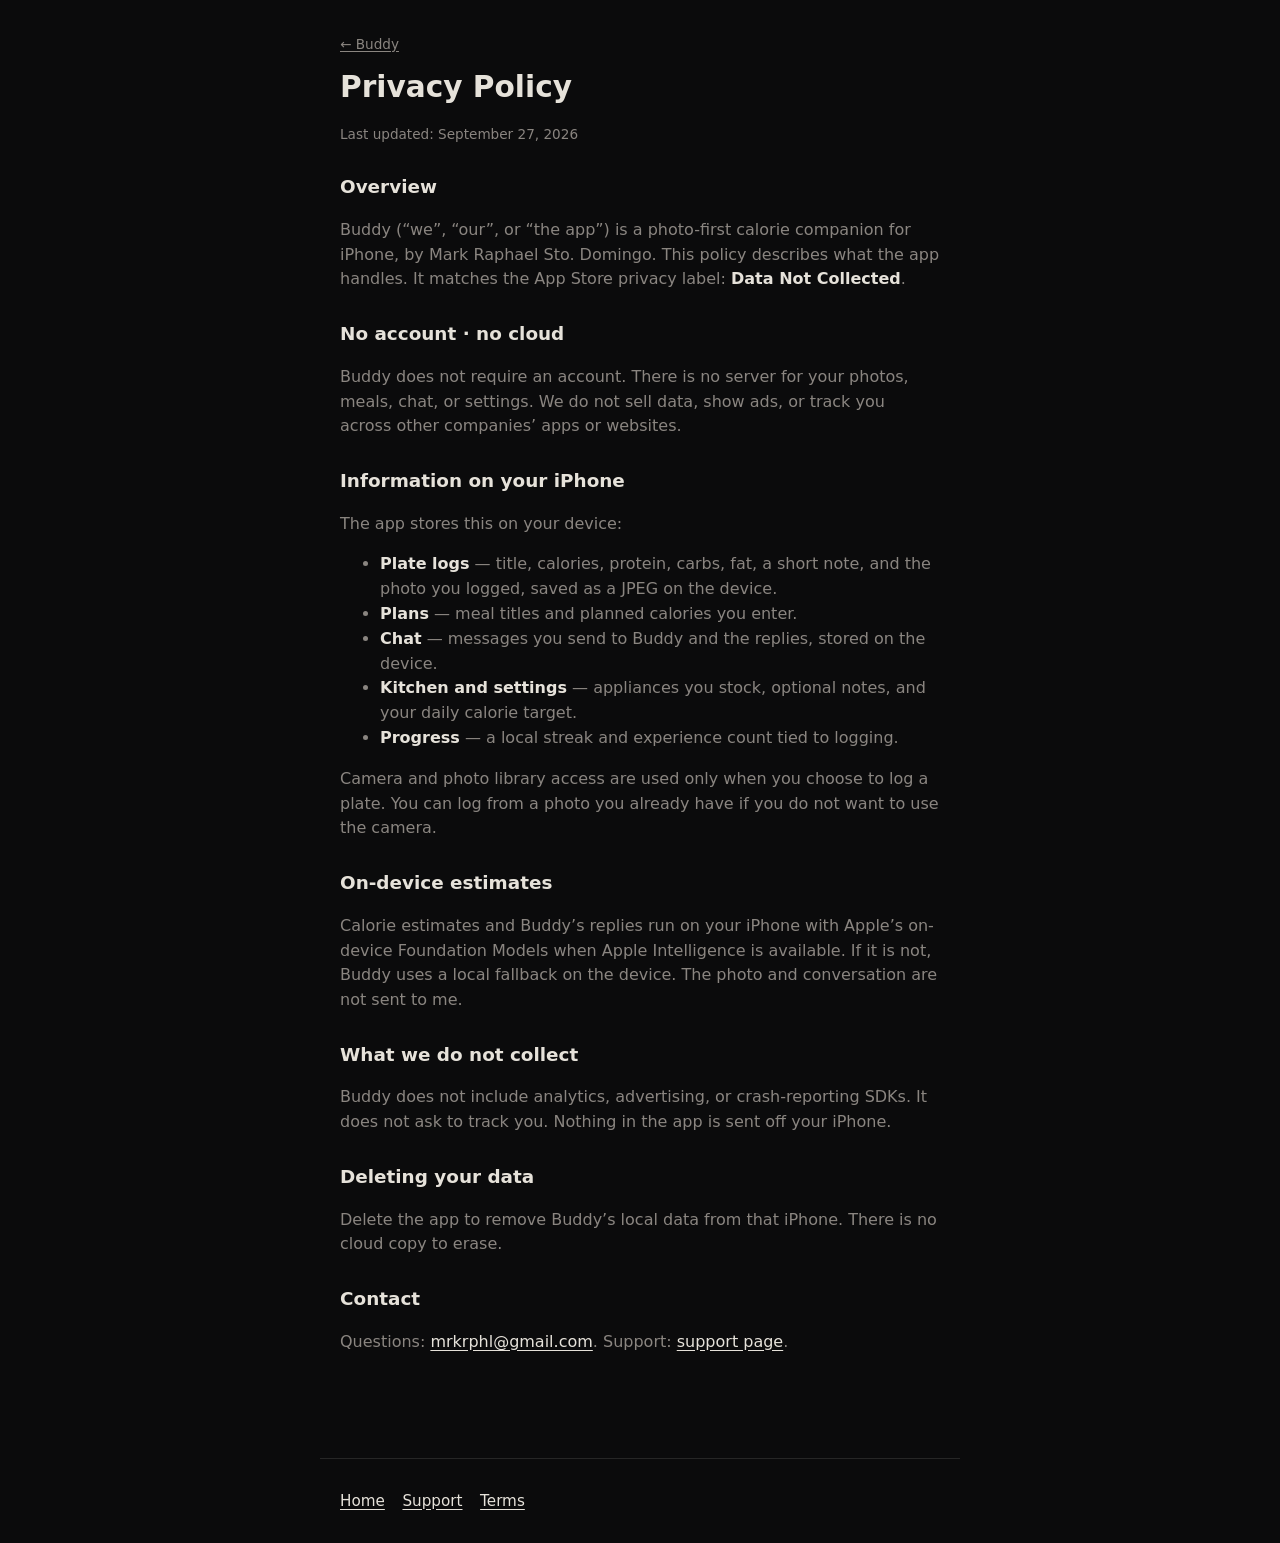
<file: site/privacy.html>
<!DOCTYPE html>
<html lang="en">
  <head>
    <meta charset="utf-8" />
    <meta name="viewport" content="width=device-width, initial-scale=1" />
    <title>Privacy Policy — Buddy</title>
    <link rel="icon" href="favicon.svg" type="image/svg+xml" />
    <link rel="stylesheet" href="styles.css" />
  </head>
  <body>
    <main class="page article">
      <a class="back" href="index.html">← Buddy</a>
      <h1>Privacy Policy</h1>
      <p class="updated">Last updated: September 27, 2026</p>

      <section>
        <h2>Overview</h2>
        <p>
          Buddy (“we”, “our”, or “the app”) is a photo-first calorie companion for iPhone,
          by Mark Raphael Sto. Domingo. This policy describes what the app handles. It matches the
          App Store privacy label: <strong>Data Not Collected</strong>.
        </p>
      </section>

      <section>
        <h2>No account · no cloud</h2>
        <p>
          Buddy does not require an account. There is no server for your photos, meals,
          chat, or settings. We do not sell data, show ads, or track you across other
          companies’ apps or websites.
        </p>
      </section>

      <section>
        <h2>Information on your iPhone</h2>
        <p>The app stores this on your device:</p>
        <ul>
          <li><strong>Plate logs</strong> — title, calories, protein, carbs, fat, a short note, and the photo you logged, saved as a JPEG on the device.</li>
          <li><strong>Plans</strong> — meal titles and planned calories you enter.</li>
          <li><strong>Chat</strong> — messages you send to Buddy and the replies, stored on the device.</li>
          <li><strong>Kitchen and settings</strong> — appliances you stock, optional notes, and your daily calorie target.</li>
          <li><strong>Progress</strong> — a local streak and experience count tied to logging.</li>
        </ul>
        <p>
          Camera and photo library access are used only when you choose to log a plate.
          You can log from a photo you already have if you do not want to use the camera.
        </p>
      </section>

      <section>
        <h2>On-device estimates</h2>
        <p>
          Calorie estimates and Buddy’s replies run on your iPhone with Apple’s on-device
          Foundation Models when Apple Intelligence is available. If it is not, Buddy uses
          a local fallback on the device. The photo and conversation are not sent to me.
        </p>
      </section>

      <section>
        <h2>What we do not collect</h2>
        <p>
          Buddy does not include analytics, advertising, or crash-reporting SDKs. It does
          not ask to track you. Nothing in the app is sent off your iPhone.
        </p>
      </section>

      <section>
        <h2>Deleting your data</h2>
        <p>
          Delete the app to remove Buddy’s local data from that iPhone. There is no cloud
          copy to erase.
        </p>
      </section>

      <section>
        <h2>Contact</h2>
        <p>
          Questions: <a href="mailto:mrkrphl@gmail.com">mrkrphl@gmail.com</a>.
          Support: <a href="support.html">support page</a>.
        </p>
      </section>
    </main>
    <footer class="site-footer">
      <a href="index.html">Home</a>
      <a href="support.html">Support</a>
      <a href="terms.html">Terms</a>
    </footer>
  </body>
</html>
</file>
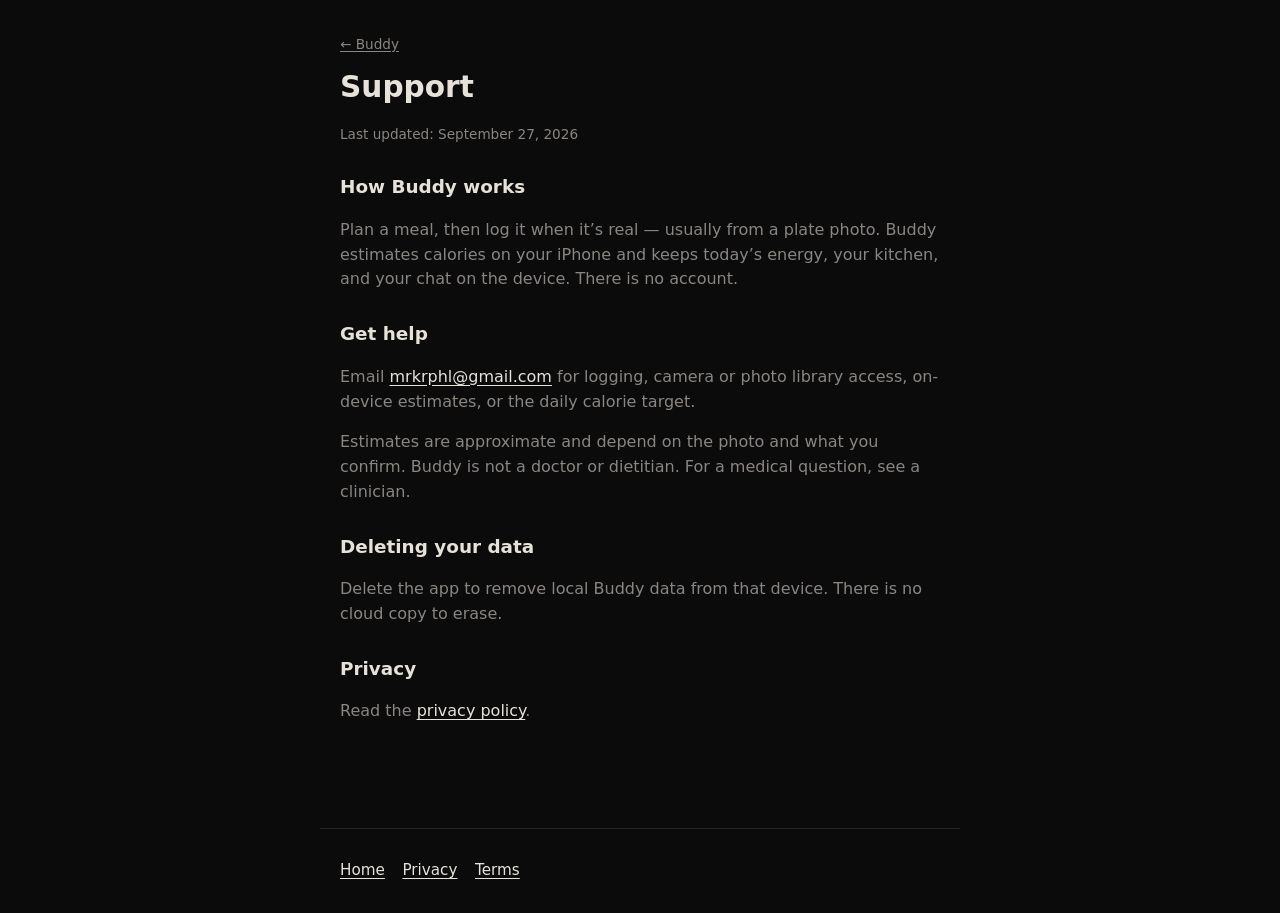
<file: site/support.html>
<!DOCTYPE html>
<html lang="en">
  <head>
    <meta charset="utf-8" />
    <meta name="viewport" content="width=device-width, initial-scale=1" />
    <title>Support — Buddy</title>
    <link rel="icon" href="favicon.svg" type="image/svg+xml" />
    <link rel="stylesheet" href="styles.css" />
  </head>
  <body>
    <main class="page article">
      <a class="back" href="index.html">← Buddy</a>
      <h1>Support</h1>
      <p class="updated">Last updated: September 27, 2026</p>

      <section>
        <h2>How Buddy works</h2>
        <p>
          Plan a meal, then log it when it’s real — usually from a plate photo.
          Buddy estimates calories on your iPhone and keeps today’s energy, your kitchen,
          and your chat on the device. There is no account.
        </p>
      </section>

      <section>
        <h2>Get help</h2>
        <p>
          Email <a href="mailto:mrkrphl@gmail.com">mrkrphl@gmail.com</a> for logging,
          camera or photo library access, on-device estimates, or the daily calorie target.
        </p>
        <p>
          Estimates are approximate and depend on the photo and what you confirm.
          Buddy is not a doctor or dietitian. For a medical question, see a clinician.
        </p>
      </section>

      <section>
        <h2>Deleting your data</h2>
        <p>
          Delete the app to remove local Buddy data from that device. There is no cloud
          copy to erase.
        </p>
      </section>

      <section>
        <h2>Privacy</h2>
        <p>Read the <a href="privacy.html">privacy policy</a>.</p>
      </section>
    </main>
    <footer class="site-footer">
      <a href="index.html">Home</a>
      <a href="privacy.html">Privacy</a>
      <a href="terms.html">Terms</a>
    </footer>
  </body>
</html>
</file>
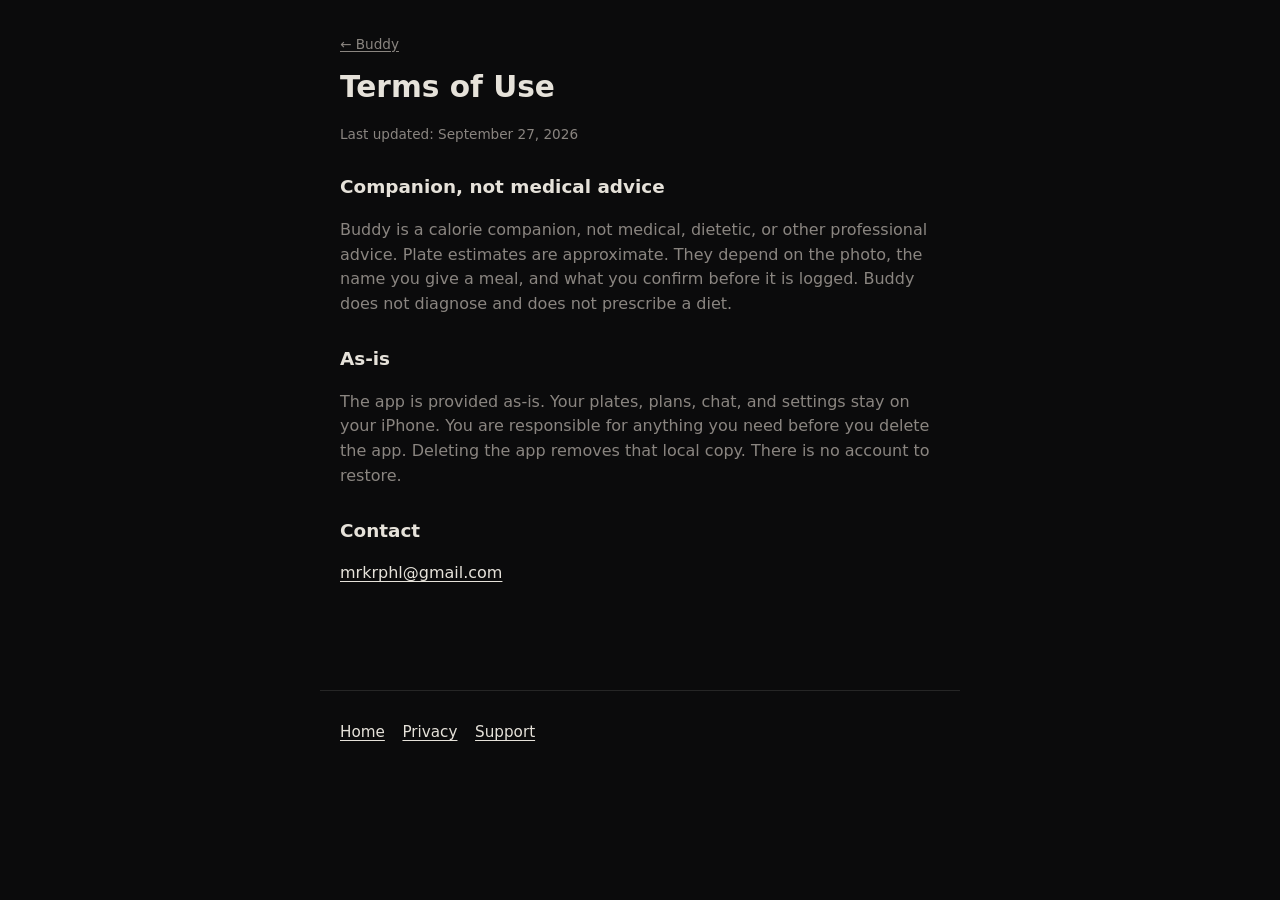
<file: site/terms.html>
<!DOCTYPE html>
<html lang="en">
  <head>
    <meta charset="utf-8" />
    <meta name="viewport" content="width=device-width, initial-scale=1" />
    <title>Terms of Use — Buddy</title>
    <link rel="icon" href="favicon.svg" type="image/svg+xml" />
    <link rel="stylesheet" href="styles.css" />
  </head>
  <body>
    <main class="page article">
      <a class="back" href="index.html">← Buddy</a>
      <h1>Terms of Use</h1>
      <p class="updated">Last updated: September 27, 2026</p>

      <section>
        <h2>Companion, not medical advice</h2>
        <p>
          Buddy is a calorie companion, not medical, dietetic, or other professional
          advice. Plate estimates are approximate. They depend on the photo, the name you
          give a meal, and what you confirm before it is logged. Buddy does not diagnose
          and does not prescribe a diet.
        </p>
      </section>

      <section>
        <h2>As-is</h2>
        <p>
          The app is provided as-is. Your plates, plans, chat, and settings stay on your
          iPhone. You are responsible for anything you need before you delete the app.
          Deleting the app removes that local copy. There is no account to restore.
        </p>
      </section>

      <section>
        <h2>Contact</h2>
        <p><a href="mailto:mrkrphl@gmail.com">mrkrphl@gmail.com</a></p>
      </section>
    </main>
    <footer class="site-footer">
      <a href="index.html">Home</a>
      <a href="privacy.html">Privacy</a>
      <a href="support.html">Support</a>
    </footer>
  </body>
</html>
</file>
<file: site/styles.css>
:root {
  color-scheme: dark;
  --field: #0b0b0c;
  --canvas: #0a0a0b;
  --bone: #e6e2da;
  --dim: #8a8580;
  --needle: #e2452b;
  --rule: rgba(230, 226, 218, 0.12);
  --card: #141416;
  --max: 40rem;
  --radius: 16px;
  font-family: system-ui, -apple-system, BlinkMacSystemFont, "Segoe UI", sans-serif;
  line-height: 1.55;
}

* {
  box-sizing: border-box;
}

body {
  margin: 0;
  background: var(--field);
  color: var(--bone);
}

a {
  color: var(--bone);
  text-underline-offset: 0.18em;
}

a:hover {
  color: var(--needle);
}

.page {
  max-width: var(--max);
  margin: 0 auto;
  padding: 2rem 1.25rem 3.5rem;
}

.hero-bleed {
  background:
    radial-gradient(80% 60% at 80% 0%, rgba(226, 69, 43, 0.16) 0%, transparent 55%),
    linear-gradient(180deg, var(--canvas) 0%, var(--field) 100%);
  padding: 3.5rem 1.25rem 2.75rem;
  border-bottom: 1px solid var(--rule);
}

.hero-inner {
  max-width: var(--max);
  margin: 0 auto;
}

.mark {
  width: 72px;
  height: 72px;
  margin: 0 0 1.25rem;
  display: block;
}

.eyebrow {
  letter-spacing: 0.18em;
  text-transform: uppercase;
  font-size: 0.75rem;
  margin: 0 0 0.85rem;
  color: var(--dim);
}

.hero-bleed h1 {
  margin: 0 0 0.75rem;
  font-size: clamp(2.1rem, 7vw, 3.2rem);
  letter-spacing: -0.03em;
  line-height: 1.08;
  font-weight: 600;
}

.hero-bleed .lede {
  margin: 0;
  max-width: 28rem;
  color: var(--dim);
  font-size: 1.05rem;
}

.cta-row {
  margin: 1.5rem 0 0;
}

.btn {
  display: inline-block;
  min-height: 44px;
  padding: 0.75rem 1.2rem;
  border-radius: 12px;
  font-weight: 600;
  font-size: 0.95rem;
  text-decoration: none;
  line-height: 1.2;
}

.btn-primary {
  background: var(--needle);
  color: var(--bone);
}

.btn-primary:hover {
  color: var(--bone);
  filter: brightness(1.08);
}

.cta-note {
  margin: 0.75rem 0 0;
  font-size: 0.85rem;
  color: var(--dim);
}

.proof h2 {
  font-size: 1.25rem;
  margin: 0 0 1rem;
}

.proof-list {
  list-style: none;
  padding: 0;
  margin: 0;
  display: grid;
  gap: 0.85rem;
}

.proof-list li {
  background: var(--card);
  border: 1px solid var(--rule);
  border-radius: var(--radius);
  padding: 1rem 1.1rem;
  font-size: 0.95rem;
  color: var(--dim);
}

.proof-list strong {
  color: var(--bone);
  display: block;
  margin-bottom: 0.2rem;
}

.site-nav,
.site-footer {
  max-width: var(--max);
  margin: 0 auto;
  padding: 1.25rem;
  display: flex;
  flex-wrap: wrap;
  gap: 1.1rem;
  font-size: 0.95rem;
}

.site-nav a,
.site-footer a {
  min-height: 44px;
  display: inline-flex;
  align-items: center;
}

.site-footer {
  border-top: 1px solid var(--rule);
  color: var(--dim);
  margin-top: 2rem;
}

.article h1 {
  font-size: 1.85rem;
  margin: 0.5rem 0 0.35rem;
}

.article .updated,
.back {
  font-size: 0.85rem;
  color: var(--dim);
}

.article h2 {
  font-size: 1.15rem;
  margin: 1.75rem 0 0.5rem;
}

.article p,
.article li {
  color: var(--dim);
}

.article strong {
  color: var(--bone);
}
</file>
